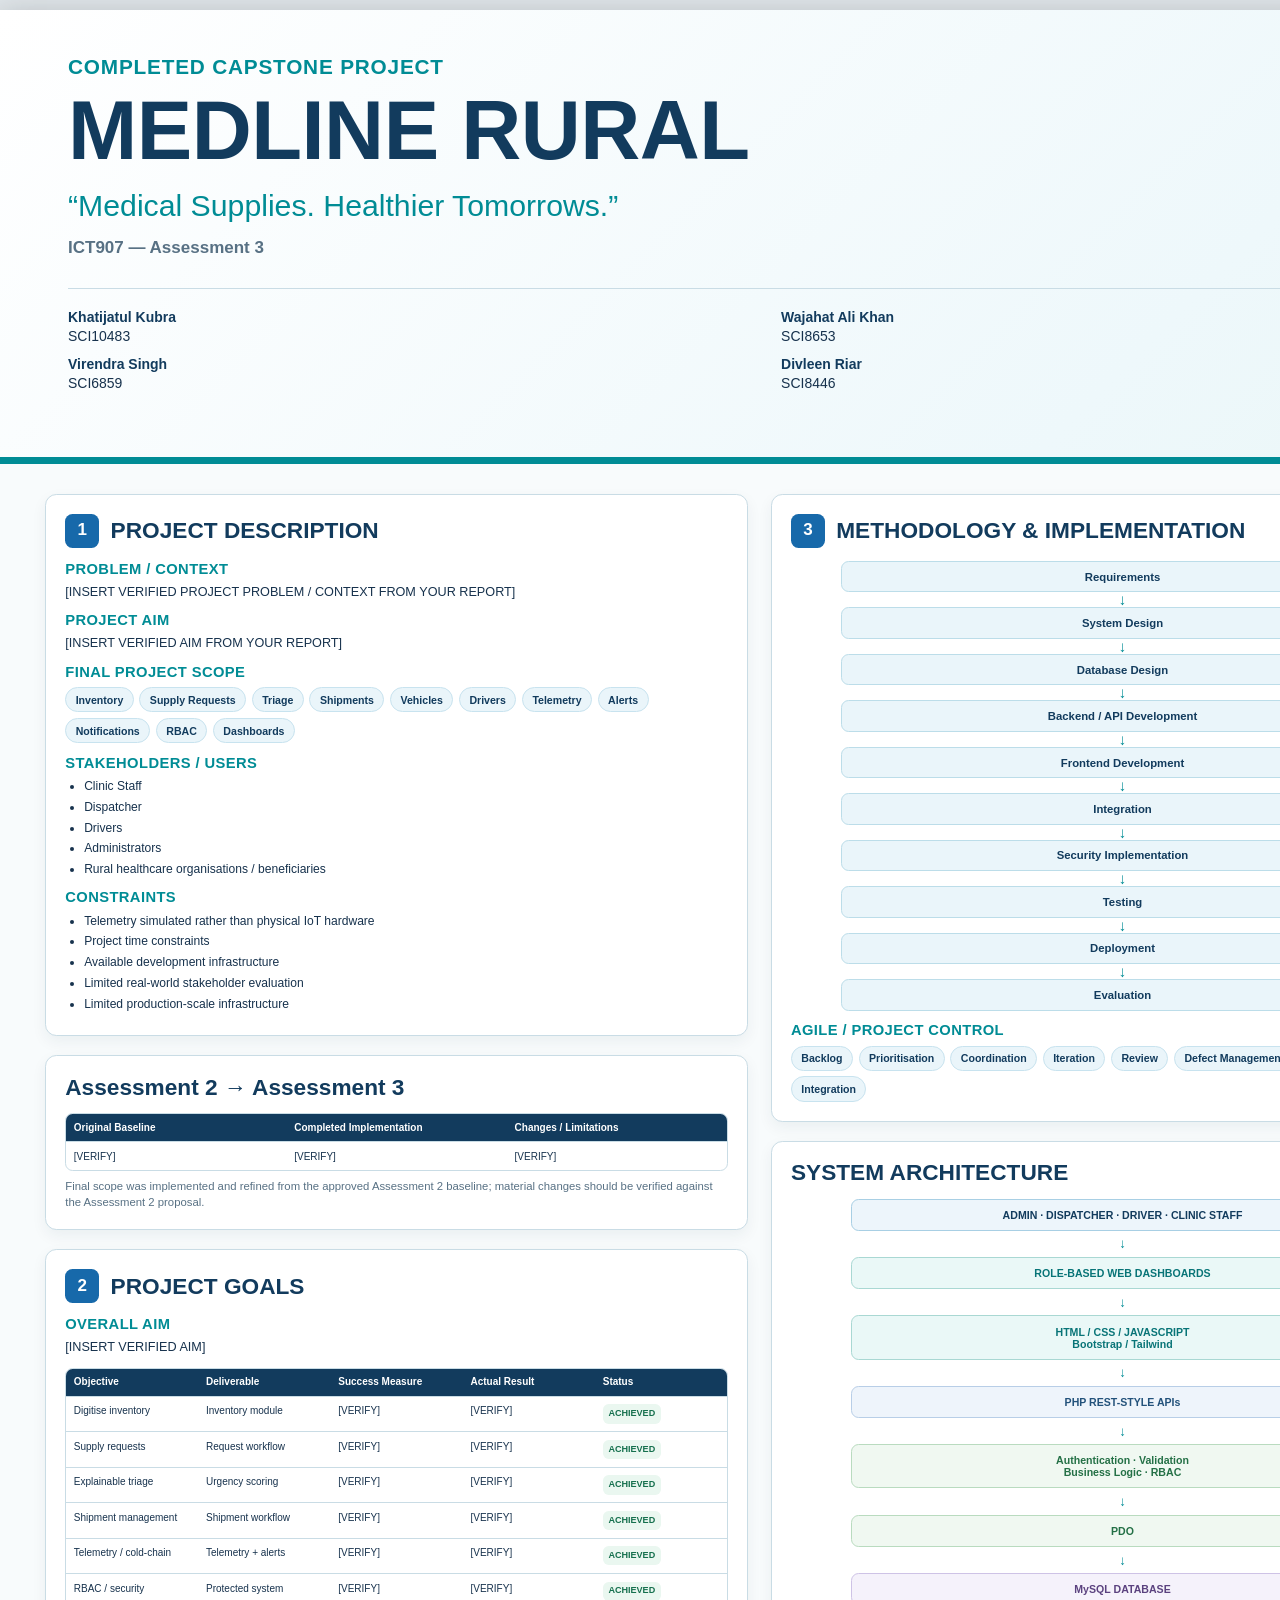
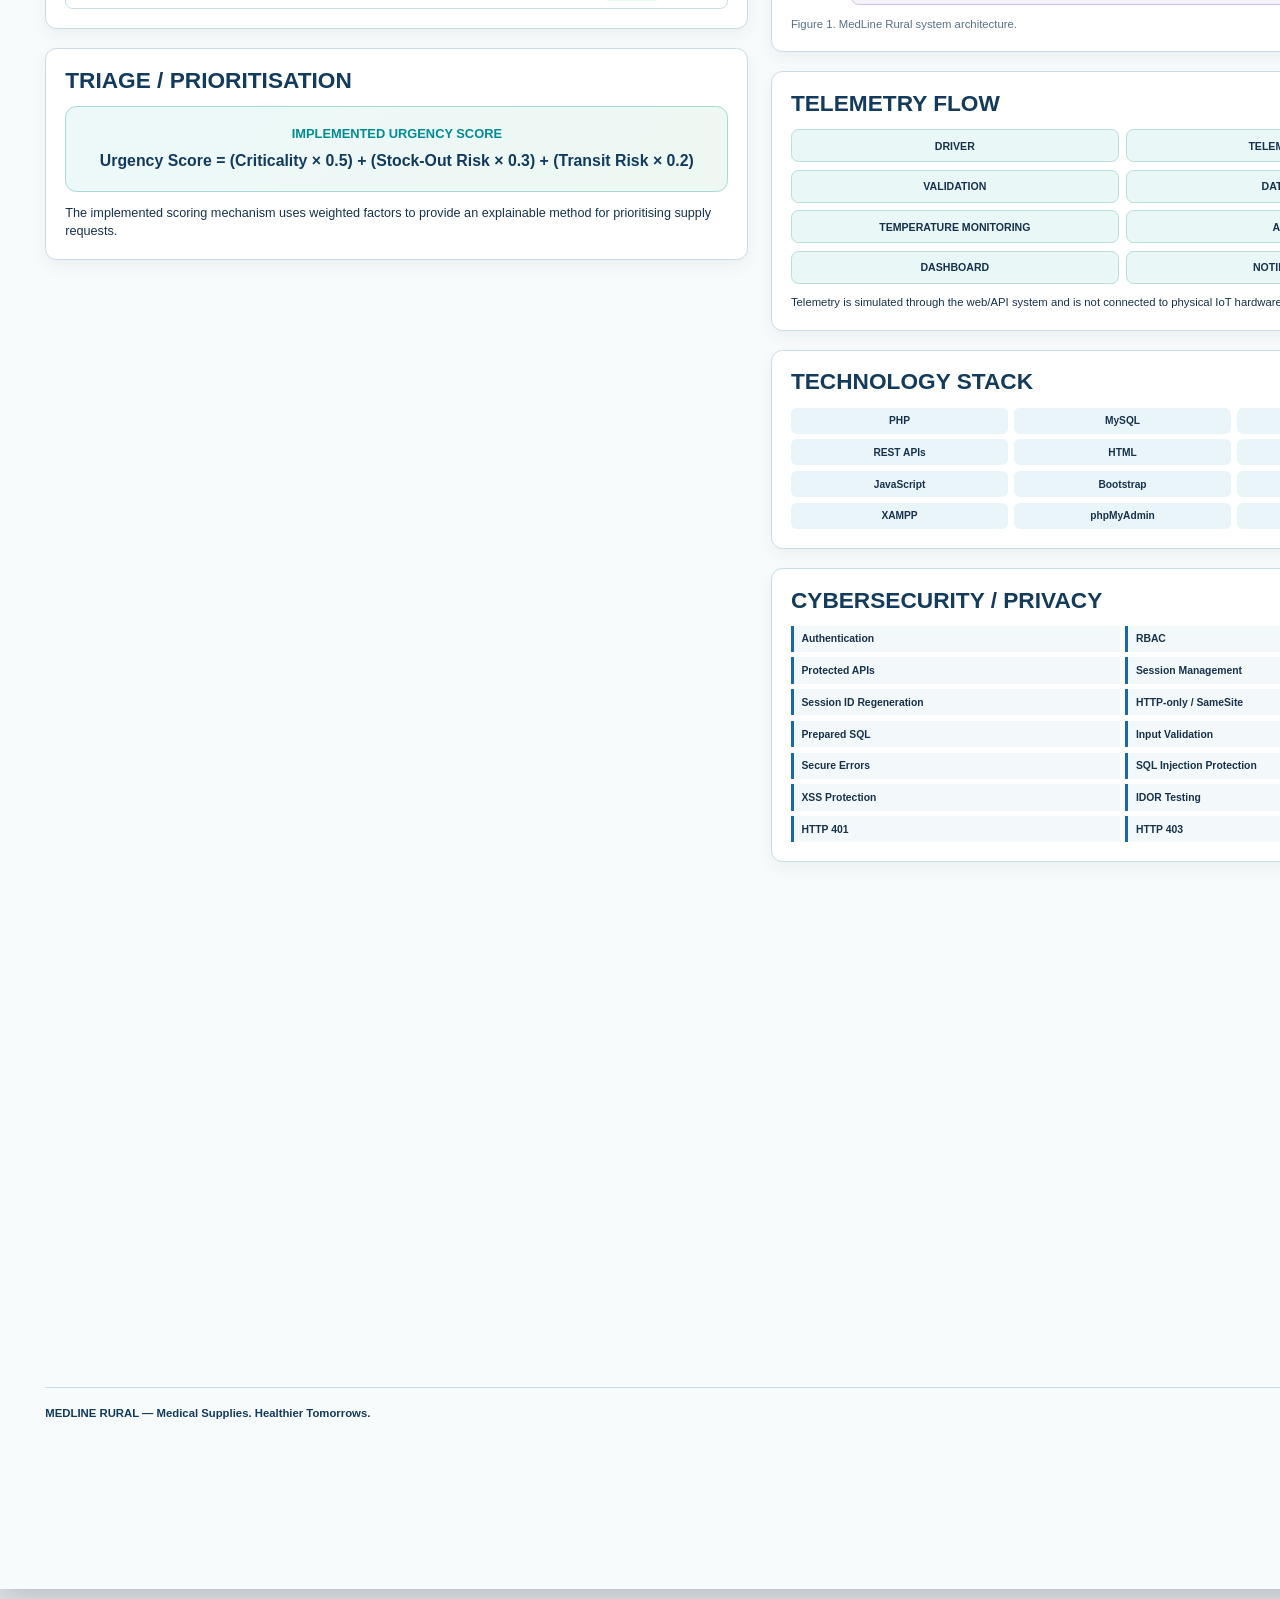
<file: index.html>
<!DOCTYPE html>
<html lang="en">
<head>
<meta charset="UTF-8">

<title>MedLine Rural — ICT907 Assessment 3</title>

<meta name="viewport" content="width=device-width, initial-scale=1.0">

<style>

/* =========================================================
   A1 PAGE SETUP
   ========================================================= */

@page {
    size: 594mm 841mm;
    margin: 0;
}

* {
    box-sizing: border-box;
}

html,
body {
    margin: 0;
    padding: 0;
    background: #dfe5e9;
    font-family: Arial, Helvetica, sans-serif;
    color: #17324d;
}

/* Exact A1 portrait */
.poster {
    width: 594mm;
    height: 841mm;
    margin: 0 auto;
    background: #f8fbfc;
    overflow: hidden;
    position: relative;
}

/* =========================================================
   COLOR SYSTEM
   ========================================================= */

:root {
    --navy: #123b5d;
    --blue: #1769aa;
    --teal: #008c95;
    --green: #2b9b72;
    --light-blue: #eaf5fa;
    --light-teal: #e9f7f6;
    --light-green: #eaf7f0;
    --border: #c9dce5;
    --text: #17324d;
    --muted: #587184;
    --white: #ffffff;
}

/* =========================================================
   HEADER
   ========================================================= */

.header {
    height: 120mm;
    padding: 12mm 18mm 10mm;
    background:
        linear-gradient(135deg, #ffffff 0%, #eef8fb 55%, #e5f5f1 100%);
    border-bottom: 2mm solid var(--teal);
    position: relative;
}

.header-top {
    display: flex;
    justify-content: space-between;
    align-items: flex-start;
}

.header-left {
    width: 70%;
}

.project-label {
    display: inline-block;
    font-size: 5.5mm;
    font-weight: 700;
    letter-spacing: 0.8px;
    color: var(--teal);
    text-transform: uppercase;
    margin-bottom: 3mm;
}

.title {
    font-size: 22mm;
    line-height: 0.95;
    font-weight: 900;
    letter-spacing: -0.5px;
    color: var(--navy);
    margin: 0;
}

.subtitle {
    font-size: 8mm;
    font-weight: 500;
    color: var(--teal);
    margin-top: 5mm;
}

.assessment {
    margin-top: 4mm;
    font-size: 4.5mm;
    font-weight: 700;
    color: var(--muted);
}

.header-badge {
    width: 43mm;
    height: 43mm;
    border-radius: 50%;
    background: linear-gradient(135deg, var(--blue), var(--teal));
    color: white;
    display: flex;
    align-items: center;
    justify-content: center;
    text-align: center;
    font-size: 6mm;
    line-height: 1.15;
    font-weight: 800;
    box-shadow: 0 3mm 7mm rgba(18,59,93,.18);
}

/* =========================================================
   MEMBERS
   ========================================================= */

.members {
    margin-top: 8mm;
    padding-top: 5mm;
    border-top: 0.5mm solid var(--border);

    display: grid;
    grid-template-columns: repeat(3, 1fr);
    gap: 2.5mm 8mm;
}

.member {
    font-size: 3.7mm;
    color: var(--text);
    line-height: 1.35;
}

.member strong {
    color: var(--navy);
}

/* =========================================================
   MAIN GRID
   ========================================================= */

.main {
    padding: 8mm 12mm 8mm;
    display: grid;
    grid-template-columns: 1fr 1fr 1fr;
    gap: 6mm;
}

/* =========================================================
   COLUMN
   ========================================================= */

.column {
    display: flex;
    flex-direction: column;
    gap: 5mm;
}

/* =========================================================
   SECTION CARD
   ========================================================= */

.section {
    background: var(--white);
    border: 0.4mm solid var(--border);
    border-radius: 3mm;
    padding: 5mm;
    box-shadow: 0 1.5mm 4mm rgba(20,55,75,.06);
}

.section-title {
    display: flex;
    align-items: center;
    gap: 3mm;
    color: var(--navy);
    font-size: 6mm;
    font-weight: 900;
    margin-bottom: 3.5mm;
    line-height: 1.1;
}

.section-number {
    min-width: 9mm;
    height: 9mm;
    border-radius: 2mm;
    display: flex;
    align-items: center;
    justify-content: center;
    background: var(--blue);
    color: white;
    font-size: 4.5mm;
    font-weight: 800;
}

.subheading {
    color: var(--teal);
    font-size: 3.9mm;
    font-weight: 800;
    text-transform: uppercase;
    letter-spacing: .4px;
    margin: 3mm 0 1.5mm;
}

.text {
    font-size: 3.35mm;
    line-height: 1.45;
    color: var(--text);
    margin: 0;
}

.small {
    font-size: 3mm;
    line-height: 1.4;
}

.muted {
    color: var(--muted);
}

/* =========================================================
   LISTS
   ========================================================= */

.list {
    margin: 2mm 0 0;
    padding-left: 5mm;
}

.list li {
    font-size: 3.2mm;
    line-height: 1.4;
    margin-bottom: 1mm;
}

/* =========================================================
   SCOPE TAGS
   ========================================================= */

.tags {
    display: flex;
    flex-wrap: wrap;
    gap: 1.5mm;
    margin-top: 2mm;
}

.tag {
    background: var(--light-blue);
    border: 0.3mm solid #c8e3ef;
    color: var(--navy);
    border-radius: 10mm;
    padding: 1.5mm 2.5mm;
    font-size: 2.8mm;
    font-weight: 700;
}

/* =========================================================
   GOALS TABLE
   ========================================================= */

.table-wrap {
    overflow: hidden;
    border: 0.3mm solid var(--border);
    border-radius: 2mm;
}

table {
    width: 100%;
    border-collapse: collapse;
    table-layout: fixed;
}

th {
    background: var(--navy);
    color: white;
    font-size: 2.65mm;
    text-align: left;
    padding: 2mm;
    line-height: 1.2;
}

td {
    border-top: 0.3mm solid var(--border);
    padding: 2mm;
    vertical-align: top;
    font-size: 2.65mm;
    line-height: 1.3;
}

.status {
    display: inline-block;
    padding: 1mm 1.5mm;
    border-radius: 1.5mm;
    font-size: 2.4mm;
    font-weight: 800;
    background: var(--light-green);
    color: #16704e;
}

/* =========================================================
   WORKFLOW
   ========================================================= */

.workflow {
    display: flex;
    flex-direction: column;
    align-items: center;
    margin-top: 2mm;
}

.workflow-step {
    width: 85%;
    padding: 2.3mm;
    text-align: center;
    background: var(--light-blue);
    border: 0.4mm solid #bcdde9;
    border-radius: 2mm;
    font-size: 3mm;
    font-weight: 800;
    color: var(--navy);
}

.workflow-step.alert {
    background: #fff4e8;
    border-color: #f1c997;
    color: #9a5812;
}

.workflow-arrow {
    height: 4mm;
    display: flex;
    align-items: center;
    justify-content: center;
    color: var(--teal);
    font-size: 4mm;
    font-weight: 900;
}

/* =========================================================
   TRIAGE FORMULA
   ========================================================= */

.formula-box {
    background: linear-gradient(135deg, #edf8fa, #edf8f2);
    border: 0.5mm solid #a9d9d4;
    border-radius: 3mm;
    padding: 5mm;
    text-align: center;
    margin-top: 3mm;
}

.formula-title {
    font-size: 3.4mm;
    font-weight: 800;
    color: var(--teal);
    margin-bottom: 2mm;
}

.formula {
    font-size: 4.2mm;
    font-weight: 900;
    color: var(--navy);
    line-height: 1.5;
}

/* =========================================================
   ARCHITECTURE
   ========================================================= */

.architecture {
    display: flex;
    flex-direction: column;
    align-items: center;
    gap: 1.5mm;
    margin-top: 3mm;
}

.arch-box {
    width: 82%;
    padding: 2.4mm;
    border-radius: 2mm;
    text-align: center;
    font-size: 2.8mm;
    font-weight: 800;
    border: 0.4mm solid;
}

.arch-users {
    background: #edf5fb;
    border-color: #a8cfe4;
    color: var(--navy);
}

.arch-front {
    background: #eaf8f7;
    border-color: #a9d8d3;
    color: #087477;
}

.arch-api {
    background: #eef4fb;
    border-color: #b8cee7;
    color: #23527b;
}

.arch-logic {
    background: #f0f8f1;
    border-color: #b9dbbf;
    color: #247046;
}

.arch-db {
    background: #f5f2fb;
    border-color: #cec3e6;
    color: #5b427f;
}

.arch-arrow {
    color: var(--teal);
    font-weight: 900;
    font-size: 3.5mm;
}

/* =========================================================
   TELEMETRY FLOW
   ========================================================= */

.telemetry {
    display: grid;
    grid-template-columns: repeat(2, 1fr);
    gap: 2mm;
    margin-top: 3mm;
}

.telemetry-box {
    padding: 2.5mm;
    text-align: center;
    background: var(--light-teal);
    border: 0.3mm solid #b8ded9;
    border-radius: 2mm;
    font-size: 2.8mm;
    font-weight: 700;
}

/* =========================================================
   SECURITY
   ========================================================= */

.security-grid {
    display: grid;
    grid-template-columns: repeat(2, 1fr);
    gap: 1.5mm;
    margin-top: 3mm;
}

.security-item {
    background: #f3f8fb;
    border-left: 1mm solid var(--blue);
    padding: 2mm;
    font-size: 2.75mm;
    font-weight: 700;
}

/* =========================================================
   TECHNOLOGY
   ========================================================= */

.tech-grid {
    display: grid;
    grid-template-columns: repeat(3, 1fr);
    gap: 1.5mm;
    margin-top: 3mm;
}

.tech {
    background: var(--light-blue);
    padding: 2mm;
    text-align: center;
    border-radius: 1.5mm;
    font-size: 2.7mm;
    font-weight: 700;
}

/* =========================================================
   EVIDENCE SCREENSHOTS
   ========================================================= */

.evidence-grid {
    display: grid;
    grid-template-columns: repeat(2, 1fr);
    gap: 3mm;
    margin-top: 3mm;
}

.evidence {
    border: 0.4mm solid var(--border);
    border-radius: 2mm;
    overflow: hidden;
    background: #f5f7f8;
}

.evidence img {
    width: 100%;
    height: 39mm;
    object-fit: cover;
    display: block;
}

.evidence-placeholder {
    height: 39mm;
    display: flex;
    align-items: center;
    justify-content: center;
    text-align: center;
    padding: 4mm;
    color: var(--muted);
    font-size: 2.8mm;
    background:
        repeating-linear-gradient(
            45deg,
            #f3f6f7,
            #f3f6f7 3mm,
            #e9eef0 3mm,
            #e9eef0 6mm
        );
}

.caption {
    padding: 2mm;
    font-size: 2.5mm;
    line-height: 1.25;
    color: var(--text);
    font-weight: 700;
}

/* =========================================================
   TESTING
   ========================================================= */

.test-grid {
    display: grid;
    grid-template-columns: repeat(3, 1fr);
    gap: 1.5mm;
    margin-top: 3mm;
}

.test {
    padding: 2mm;
    border-radius: 1.5mm;
    background: var(--light-green);
    color: #206b4d;
    font-size: 2.6mm;
    font-weight: 800;
    text-align: center;
}

/* =========================================================
   RESULT BOX
   ========================================================= */

.result-box {
    background: linear-gradient(135deg, #123b5d, #008c95);
    color: white;
    border-radius: 3mm;
    padding: 4mm;
    margin-top: 3mm;
}

.result-title {
    font-size: 3.4mm;
    font-weight: 900;
    margin-bottom: 2mm;
}

.result-box p {
    margin: 0;
    font-size: 3mm;
    line-height: 1.4;
}

/* =========================================================
   FOUR PANEL FEASIBILITY
   ========================================================= */

.feasibility-grid {
    display: grid;
    grid-template-columns: repeat(2, 1fr);
    gap: 2mm;
    margin-top: 3mm;
}

.feasibility-card {
    border: 0.3mm solid var(--border);
    border-radius: 2mm;
    padding: 3mm;
    background: #fbfdfe;
}

.feasibility-card h4 {
    margin: 0 0 1.5mm;
    color: var(--teal);
    font-size: 3mm;
}

.feasibility-card p,
.feasibility-card li {
    font-size: 2.65mm;
    line-height: 1.35;
}

.feasibility-card ul {
    margin: 0;
    padding-left: 4mm;
}

/* =========================================================
   LIMITATIONS
   ========================================================= */

.limitations {
    border-left: 1.5mm solid #d78b35;
    background: #fff9f1;
    padding: 3mm;
    border-radius: 2mm;
}

.limitations li {
    font-size: 2.9mm;
    line-height: 1.35;
    margin-bottom: 1mm;
}

/* =========================================================
   RECOMMENDATIONS
   ========================================================= */

.recommendation-table th {
    background: var(--teal);
}

.recommendation-table td {
    font-size: 2.55mm;
}

/* =========================================================
   FUTURE WORK
   ========================================================= */

.future-grid {
    display: grid;
    grid-template-columns: repeat(3, 1fr);
    gap: 1.5mm;
    margin-top: 2mm;
}

.future {
    padding: 2mm;
    border-radius: 1.5mm;
    background: #f2f5fa;
    border: 0.3mm solid #d3dce9;
    font-size: 2.65mm;
    font-weight: 700;
    text-align: center;
}

/* =========================================================
   CONCLUSION
   ========================================================= */

.conclusion {
    background: var(--light-blue);
    border-left: 1.5mm solid var(--blue);
    padding: 3.5mm;
    border-radius: 2mm;
}

.conclusion p {
    margin: 0;
    font-size: 3mm;
    line-height: 1.45;
}

/* =========================================================
   REFERENCES
   ========================================================= */

.references {
    font-size: 2.5mm;
    line-height: 1.35;
}

.references p {
    margin: 0 0 1.5mm;
}

/* =========================================================
   FOOTER
   ========================================================= */

.footer {
    margin: 0 12mm;
    padding: 5mm 0;
    border-top: 0.5mm solid var(--border);
    display: flex;
    justify-content: space-between;
    align-items: center;
}

.footer-left {
    font-size: 3mm;
    font-weight: 700;
    color: var(--navy);
}

.footer-right {
    font-size: 2.7mm;
    color: var(--muted);
}

/* =========================================================
   PRINT
   ========================================================= */

@media print {

    html,
    body {
        width: 594mm;
        height: 841mm;
        background: white;
    }

    .poster {
        margin: 0;
        box-shadow: none;
    }

}

/* =========================================================
   SCREEN PREVIEW
   ========================================================= */

@media screen {

    .poster {
        margin-top: 10px;
        margin-bottom: 10px;
        box-shadow: 0 5px 30px rgba(0,0,0,.2);
    }

}

</style>
</head>

<body>

<div class="poster">

<!-- ======================================================
     HEADER
     ====================================================== -->

<header class="header">

    <div class="header-top">

        <div class="header-left">

            <div class="project-label">
                Completed Capstone Project
            </div>

            <h1 class="title">
                MEDLINE RURAL
            </h1>

            <div class="subtitle">
                “Medical Supplies. Healthier Tomorrows.”
            </div>

            <div class="assessment">
                ICT907 — Assessment 3
            </div>

        </div>

        <div class="header-badge">
            SOFTWARE<br>
            ENGINEERING<br>
            CAPSTONE
        </div>

    </div>


    <div class="members">

        <div class="member">
            <strong>Khatijatul Kubra</strong><br>
            SCI10483
        </div>

        <div class="member">
            <strong>Wajahat Ali Khan</strong><br>
            SCI8653
        </div>

        <div class="member">
            <strong>Akashdeep Singh</strong><br>
            SCI6782
        </div>

        <div class="member">
            <strong>Virendra Singh</strong><br>
            SCI6859
        </div>

        <div class="member">
            <strong>Divleen Riar</strong><br>
            SCI8446
        </div>

        <div class="member">
            <strong>Sangam</strong><br>
            Sci10002
        </div>

    </div>

</header>


<!-- ======================================================
     MAIN CONTENT
     ====================================================== -->

<main class="main">


<!-- ======================================================
     COLUMN 1
     ====================================================== -->

<section class="column">


<!-- PROJECT DESCRIPTION -->

<div class="section">

    <div class="section-title">
        <span class="section-number">1</span>
        PROJECT DESCRIPTION
    </div>

    <div class="subheading">Problem / Context</div>

    <p class="text">
        [INSERT VERIFIED PROJECT PROBLEM / CONTEXT FROM YOUR REPORT]
    </p>

    <div class="subheading">Project Aim</div>

    <p class="text">
        [INSERT VERIFIED AIM FROM YOUR REPORT]
    </p>

    <div class="subheading">Final Project Scope</div>

    <div class="tags">

        <span class="tag">Inventory</span>
        <span class="tag">Supply Requests</span>
        <span class="tag">Triage</span>
        <span class="tag">Shipments</span>
        <span class="tag">Vehicles</span>
        <span class="tag">Drivers</span>
        <span class="tag">Telemetry</span>
        <span class="tag">Alerts</span>
        <span class="tag">Notifications</span>
        <span class="tag">RBAC</span>
        <span class="tag">Dashboards</span>

    </div>

    <div class="subheading">Stakeholders / Users</div>

    <ul class="list">
        <li>Clinic Staff</li>
        <li>Dispatcher</li>
        <li>Drivers</li>
        <li>Administrators</li>
        <li>Rural healthcare organisations / beneficiaries</li>
    </ul>

    <div class="subheading">Constraints</div>

    <ul class="list">
        <li>Telemetry simulated rather than physical IoT hardware</li>
        <li>Project time constraints</li>
        <li>Available development infrastructure</li>
        <li>Limited real-world stakeholder evaluation</li>
        <li>Limited production-scale infrastructure</li>
    </ul>

</div>


<!-- ASSESSMENT 2 TO 3 -->

<div class="section">

    <div class="section-title">
        Assessment 2 → Assessment 3
    </div>

    <div class="table-wrap">

        <table>

            <thead>
                <tr>
                    <th>Original Baseline</th>
                    <th>Completed Implementation</th>
                    <th>Changes / Limitations</th>
                </tr>
            </thead>

            <tbody>

                <tr>
                    <td>[VERIFY]</td>
                    <td>[VERIFY]</td>
                    <td>[VERIFY]</td>
                </tr>

            </tbody>

        </table>

    </div>

    <p class="text small muted" style="margin-top:2mm;">
        Final scope was implemented and refined from the approved
        Assessment 2 baseline; material changes should be verified
        against the Assessment 2 proposal.
    </p>

</div>


<!-- PROJECT GOALS -->

<div class="section">

    <div class="section-title">
        <span class="section-number">2</span>
        PROJECT GOALS
    </div>

    <div class="subheading">Overall Aim</div>

    <p class="text">
        [INSERT VERIFIED AIM]
    </p>

    <div class="table-wrap" style="margin-top:3mm;">

        <table>

            <thead>
                <tr>
                    <th>Objective</th>
                    <th>Deliverable</th>
                    <th>Success Measure</th>
                    <th>Actual Result</th>
                    <th>Status</th>
                </tr>
            </thead>

            <tbody>

                <tr>
                    <td>Digitise inventory</td>
                    <td>Inventory module</td>
                    <td>[VERIFY]</td>
                    <td>[VERIFY]</td>
                    <td><span class="status">ACHIEVED</span></td>
                </tr>

                <tr>
                    <td>Supply requests</td>
                    <td>Request workflow</td>
                    <td>[VERIFY]</td>
                    <td>[VERIFY]</td>
                    <td><span class="status">ACHIEVED</span></td>
                </tr>

                <tr>
                    <td>Explainable triage</td>
                    <td>Urgency scoring</td>
                    <td>[VERIFY]</td>
                    <td>[VERIFY]</td>
                    <td><span class="status">ACHIEVED</span></td>
                </tr>

                <tr>
                    <td>Shipment management</td>
                    <td>Shipment workflow</td>
                    <td>[VERIFY]</td>
                    <td>[VERIFY]</td>
                    <td><span class="status">ACHIEVED</span></td>
                </tr>

                <tr>
                    <td>Telemetry / cold-chain</td>
                    <td>Telemetry + alerts</td>
                    <td>[VERIFY]</td>
                    <td>[VERIFY]</td>
                    <td><span class="status">ACHIEVED</span></td>
                </tr>

                <tr>
                    <td>RBAC / security</td>
                    <td>Protected system</td>
                    <td>[VERIFY]</td>
                    <td>[VERIFY]</td>
                    <td><span class="status">ACHIEVED</span></td>
                </tr>

            </tbody>

        </table>

    </div>

</div>


<!-- TRIAGE -->

<div class="section">

    <div class="section-title">
        TRIAGE / PRIORITISATION
    </div>

    <div class="formula-box">

        <div class="formula-title">
            IMPLEMENTED URGENCY SCORE
        </div>

        <div class="formula">
            Urgency Score =
            (Criticality × 0.5)
            +
            (Stock-Out Risk × 0.3)
            +
            (Transit Risk × 0.2)
        </div>

    </div>

    <p class="text" style="margin-top:3mm;">
        The implemented scoring mechanism uses weighted factors
        to provide an explainable method for prioritising supply
        requests.
    </p>

</div>


</section>


<!-- ======================================================
     COLUMN 2
     ====================================================== -->

<section class="column">


<!-- METHODOLOGY -->

<div class="section">

    <div class="section-title">
        <span class="section-number">3</span>
        METHODOLOGY & IMPLEMENTATION
    </div>

    <div class="workflow">

        <div class="workflow-step">Requirements</div>
        <div class="workflow-arrow">↓</div>

        <div class="workflow-step">System Design</div>
        <div class="workflow-arrow">↓</div>

        <div class="workflow-step">Database Design</div>
        <div class="workflow-arrow">↓</div>

        <div class="workflow-step">Backend / API Development</div>
        <div class="workflow-arrow">↓</div>

        <div class="workflow-step">Frontend Development</div>
        <div class="workflow-arrow">↓</div>

        <div class="workflow-step">Integration</div>
        <div class="workflow-arrow">↓</div>

        <div class="workflow-step">Security Implementation</div>
        <div class="workflow-arrow">↓</div>

        <div class="workflow-step">Testing</div>
        <div class="workflow-arrow">↓</div>

        <div class="workflow-step">Deployment</div>
        <div class="workflow-arrow">↓</div>

        <div class="workflow-step">Evaluation</div>

    </div>

    <div class="subheading">Agile / Project Control</div>

    <div class="tags">
        <span class="tag">Backlog</span>
        <span class="tag">Prioritisation</span>
        <span class="tag">Coordination</span>
        <span class="tag">Iteration</span>
        <span class="tag">Review</span>
        <span class="tag">Defect Management</span>
        <span class="tag">Change Management</span>
        <span class="tag">Integration</span>
    </div>

</div>


<!-- ARCHITECTURE -->

<div class="section">

    <div class="section-title">
        SYSTEM ARCHITECTURE
    </div>

    <div class="architecture">

        <div class="arch-box arch-users">
            ADMIN · DISPATCHER · DRIVER · CLINIC STAFF
        </div>

        <div class="arch-arrow">↓</div>

        <div class="arch-box arch-front">
            ROLE-BASED WEB DASHBOARDS
        </div>

        <div class="arch-arrow">↓</div>

        <div class="arch-box arch-front">
            HTML / CSS / JAVASCRIPT<br>
            Bootstrap / Tailwind
        </div>

        <div class="arch-arrow">↓</div>

        <div class="arch-box arch-api">
            PHP REST-STYLE APIs
        </div>

        <div class="arch-arrow">↓</div>

        <div class="arch-box arch-logic">
            Authentication · Validation<br>
            Business Logic · RBAC
        </div>

        <div class="arch-arrow">↓</div>

        <div class="arch-box arch-logic">
            PDO
        </div>

        <div class="arch-arrow">↓</div>

        <div class="arch-box arch-db">
            MySQL DATABASE
        </div>

    </div>

    <p class="text small muted" style="margin-top:3mm;">
        Figure 1. MedLine Rural system architecture.
    </p>

</div>


<!-- TELEMETRY -->

<div class="section">

    <div class="section-title">
        TELEMETRY FLOW
    </div>

    <div class="telemetry">

        <div class="telemetry-box">DRIVER</div>
        <div class="telemetry-box">TELEMETRY API</div>
        <div class="telemetry-box">VALIDATION</div>
        <div class="telemetry-box">DATABASE</div>
        <div class="telemetry-box">TEMPERATURE MONITORING</div>
        <div class="telemetry-box">ALERT</div>
        <div class="telemetry-box">DASHBOARD</div>
        <div class="telemetry-box">NOTIFICATION</div>

    </div>

    <p class="text small" style="margin-top:3mm;">
        Telemetry is simulated through the web/API system and
        is not connected to physical IoT hardware.
    </p>

</div>


<!-- TECHNOLOGY -->

<div class="section">

    <div class="section-title">
        TECHNOLOGY STACK
    </div>

    <div class="tech-grid">

        <div class="tech">PHP</div>
        <div class="tech">MySQL</div>
        <div class="tech">PDO</div>

        <div class="tech">REST APIs</div>
        <div class="tech">HTML</div>
        <div class="tech">CSS</div>

        <div class="tech">JavaScript</div>
        <div class="tech">Bootstrap</div>
        <div class="tech">Tailwind CSS</div>

        <div class="tech">XAMPP</div>
        <div class="tech">phpMyAdmin</div>
        <div class="tech">InfinityFree</div>

    </div>

</div>


<!-- SECURITY -->

<div class="section">

    <div class="section-title">
        CYBERSECURITY / PRIVACY
    </div>

    <div class="security-grid">

        <div class="security-item">Authentication</div>
        <div class="security-item">RBAC</div>

        <div class="security-item">Protected APIs</div>
        <div class="security-item">Session Management</div>

        <div class="security-item">Session ID Regeneration</div>
        <div class="security-item">HTTP-only / SameSite</div>

        <div class="security-item">Prepared SQL</div>
        <div class="security-item">Input Validation</div>

        <div class="security-item">Secure Errors</div>
        <div class="security-item">SQL Injection Protection</div>

        <div class="security-item">XSS Protection</div>
        <div class="security-item">IDOR Testing</div>

        <div class="security-item">HTTP 401</div>
        <div class="security-item">HTTP 403</div>

    </div>

</div>


</section>


<!-- ======================================================
     COLUMN 3
     ====================================================== -->

<section class="column">


<!-- RESULTS -->

<div class="section">

    <div class="section-title">
        <span class="section-number">4</span>
        RESULTS & EVALUATION
    </div>

    <div class="result-box">

        <div class="result-title">
            COMPLETED END-TO-END EVALUATION
        </div>

        <p>
            REQUEST → TRIAGE → APPROVAL → SHIPMENT →
            DRIVER/VEHICLE ASSIGNMENT → DISPATCH →
            TELEMETRY → UNSAFE TEMPERATURE ALERT →
            ALERT RESOLUTION → DELIVERY →
            INVENTORY REPLENISHMENT
        </p>

    </div>

    <div class="subheading">
        Testing / Evaluation Summary
    </div>

    <div class="test-grid">

        <div class="test">Functional ✓</div>
        <div class="test">API ✓</div>
        <div class="test">Database ✓</div>

        <div class="test">RBAC ✓</div>
        <div class="test">Security ✓</div>
        <div class="test">Integration ✓</div>

        <div class="test">End-to-End ✓</div>
        <div class="test">Cold-Chain ✓</div>
        <div class="test">Live Deployment ✓</div>

    </div>

    <div class="subheading">
        Deliverables & Results
    </div>

    <div class="table-wrap">

        <table>

            <thead>
                <tr>
                    <th>Deliverable</th>
                    <th>Actual Result</th>
                    <th>Evidence</th>
                </tr>
            </thead>

            <tbody>

                <tr>
                    <td>Inventory</td>
                    <td>[VERIFY]</td>
                    <td>System screenshot</td>
                </tr>

                <tr>
                    <td>Supply Requests</td>
                    <td>[VERIFY]</td>
                    <td>System screenshot</td>
                </tr>

                <tr>
                    <td>Shipments</td>
                    <td>[VERIFY]</td>
                    <td>System screenshot</td>
                </tr>

                <tr>
                    <td>Telemetry / Alerts</td>
                    <td>[VERIFY]</td>
                    <td>System screenshot</td>
                </tr>

                <tr>
                    <td>Security / RBAC</td>
                    <td>[VERIFY]</td>
                    <td>Testing evidence</td>
                </tr>

            </tbody>

        </table>

    </div>

</div>


<!-- REAL SCREENSHOTS -->

<div class="section">

    <div class="section-title">
        REAL PROJECT EVIDENCE
    </div>

    <div class="evidence-grid">


        <!-- SCREENSHOT 1 -->

        <div class="evidence">

            <!-- Replace this div with:
            <img src="screenshots/inventory.png" alt="Clinic Inventory">
            -->

            <div class="evidence-placeholder">
                INSERT REAL MEDLINE RURAL<br>
                CLINIC INVENTORY SCREENSHOT
            </div>

            <div class="caption">
                Figure 3. Clinic inventory and stock-risk monitoring.
            </div>

        </div>


        <!-- SCREENSHOT 2 -->

        <div class="evidence">

            <div class="evidence-placeholder">
                INSERT REAL MEDLINE RURAL<br>
                SUPPLY REQUEST + TRIAGE SCREENSHOT
            </div>

            <div class="caption">
                Figure 4. Supply request and explainable triage.
            </div>

        </div>


        <!-- SCREENSHOT 3 -->

        <div class="evidence">

            <div class="evidence-placeholder">
                INSERT REAL MEDLINE RURAL<br>
                TELEMETRY / COLD-CHAIN ALERT
            </div>

            <div class="caption">
                Figure 5. Telemetry and cold-chain alert.
            </div>

        </div>


        <!-- SCREENSHOT 4 -->

        <div class="evidence">

            <div class="evidence-placeholder">
                INSERT REAL MEDLINE RURAL<br>
                DELIVERY + INVENTORY REPLENISHMENT
            </div>

            <div class="caption">
                Figure 6. Delivery completion and inventory replenishment.
            </div>

        </div>

    </div>

</div>


<!-- FEASIBILITY -->

<div class="section">

    <div class="section-title">
        <span class="section-number">5</span>
        FEASIBILITY, QUALITY & INNOVATION
    </div>

    <div class="feasibility-grid">

        <div class="feasibility-card">

            <h4>TECHNICAL FEASIBILITY</h4>

            <ul>
                <li>PHP/MySQL architecture implemented</li>
                <li>Frontend/backend/database integrated</li>
                <li>Functional APIs and dashboards</li>
                <li>Successful deployment</li>
                <li>End-to-end workflow demonstrated</li>
            </ul>

        </div>


        <div class="feasibility-card">

            <h4>OPERATIONAL FEASIBILITY</h4>

            <ul>
                <li>Role-specific workflows</li>
                <li>Centralised supply management</li>
                <li>Structured clinic-to-delivery workflow</li>
                <li>Supports coordinated operations</li>
            </ul>

        </div>


        <div class="feasibility-card">

            <h4>QUALITY & MAINTAINABILITY</h4>

            <ul>
                <li>Modular API structure</li>
                <li>RBAC</li>
                <li>Input validation</li>
                <li>Prepared SQL</li>
                <li>Security controls</li>
                <li>Testing and documentation</li>
            </ul>

        </div>


        <div class="feasibility-card">

            <h4>INNOVATION / DISTINCTIVE VALUE</h4>

            <p>
                Integrated workflow combining inventory,
                explainable prioritisation, shipment management,
                driver operations, telemetry, cold-chain
                alerting and role-based security.
            </p>

        </div>

    </div>

</div>


<!-- LIMITATIONS -->

<div class="section">

    <div class="limitations">

        <div class="section-title" style="margin-bottom:2mm;">
            LIMITATIONS
        </div>

        <ul class="list">

            <li>
                Telemetry is simulated rather than connected
                to physical IoT sensors.
            </li>

            <li>
                No real GPS hardware integration.
            </li>

            <li>
                Limited real-world stakeholder validation.
            </li>

            <li>
                Limited production-scale infrastructure.
            </li>

            <li>
                Broader scalability testing remains future work.
            </li>

        </ul>

    </div>

</div>


<!-- RECOMMENDATIONS -->

<div class="section">

    <div class="section-title">
        <span class="section-number">6</span>
        RECOMMENDATIONS & CONTRIBUTION
    </div>

    <div class="table-wrap">

        <table class="recommendation-table">

            <thead>

                <tr>
                    <th>Finding</th>
                    <th>Recommendation</th>
                    <th>Next Action</th>
                </tr>

            </thead>

            <tbody>

                <tr>
                    <td>
                        Telemetry uses simulated data.
                    </td>

                    <td>
                        Integrate physical temperature
                        and GPS sensors.
                    </td>

                    <td>
                        Connect IoT hardware through
                        a secure telemetry gateway.
                    </td>
                </tr>

                <tr>
                    <td>
                        Validation was performed within
                        the project environment.
                    </td>

                    <td>
                        Conduct broader stakeholder
                        validation.
                    </td>

                    <td>
                        Pilot with rural healthcare clinics.
                    </td>
                </tr>

                <tr>
                    <td>
                        Further production hardening is required.
                    </td>

                    <td>
                        Strengthen infrastructure
                        and operational controls.
                    </td>

                    <td>
                        Implement monitoring, backups,
                        scalability and deployment controls.
                    </td>
                </tr>

            </tbody>

        </table>

    </div>

    <div class="subheading">
        Contribution
    </div>

    <p class="text">
        MedLine Rural contributes a workflow-oriented approach
        integrating medical inventory management, supply-request
        prioritisation, shipment coordination, driver operations,
        telemetry monitoring, cold-chain alerting and role-based
        security within one web-based system.
    </p>

</div>


<!-- FUTURE WORK -->

<div class="section">

    <div class="section-title">
        FUTURE WORK
    </div>

    <div class="future-grid">

        <div class="future">Physical IoT Sensors</div>
        <div class="future">GPS Hardware</div>
        <div class="future">SMS / WhatsApp</div>

        <div class="future">Advanced Analytics</div>
        <div class="future">Mobile Application</div>
        <div class="future">Demand Forecasting</div>

        <div class="future">Multi-Region Deployment</div>
        <div class="future">Stakeholder Validation</div>
        <div class="future">Production Hardening</div>

        <div class="future">Scalability Testing</div>

    </div>

</div>


<!-- CONCLUSION -->

<div class="section">

    <div class="section-title">
        CONCLUSION
    </div>

    <div class="conclusion">

        <p>
            [INSERT YOUR VERIFIED FINAL CONCLUSION FROM THE REPORT.
            KEEP THIS SECTION CONCISE AND EVIDENCE-BASED.]
        </p>

    </div>

</div>


<!-- REFERENCES -->

<div class="section">

    <div class="section-title">
        <span class="section-number">7</span>
        REFERENCES
    </div>

    <div class="references">

        <p>
            [INSERT VERIFIED APA 7 REFERENCE 1]
        </p>

        <p>
            [INSERT VERIFIED APA 7 REFERENCE 2]
        </p>

        <p>
            [INSERT VERIFIED APA 7 REFERENCE 3]
        </p>

        <p>
            [INSERT VERIFIED APA 7 REFERENCE 4]
        </p>

    </div>

    <p class="text small muted" style="margin-top:2mm;">
        Use only genuine sources used in the project/report.
        Retain the complete APA 7 reference list in the written report
        if the full list cannot fit legibly on the A1 poster.
    </p>

</div>


</section>

</main>


<!-- ======================================================
     FOOTER
     ====================================================== -->

<footer class="footer">

    <div class="footer-left">
        MEDLINE RURAL — Medical Supplies. Healthier Tomorrows.
    </div>

    <div class="footer-right">
        ICT907 — Assessment 3 · Completed Capstone Project
    </div>

</footer>


</div>

</body>
</html>
</file>
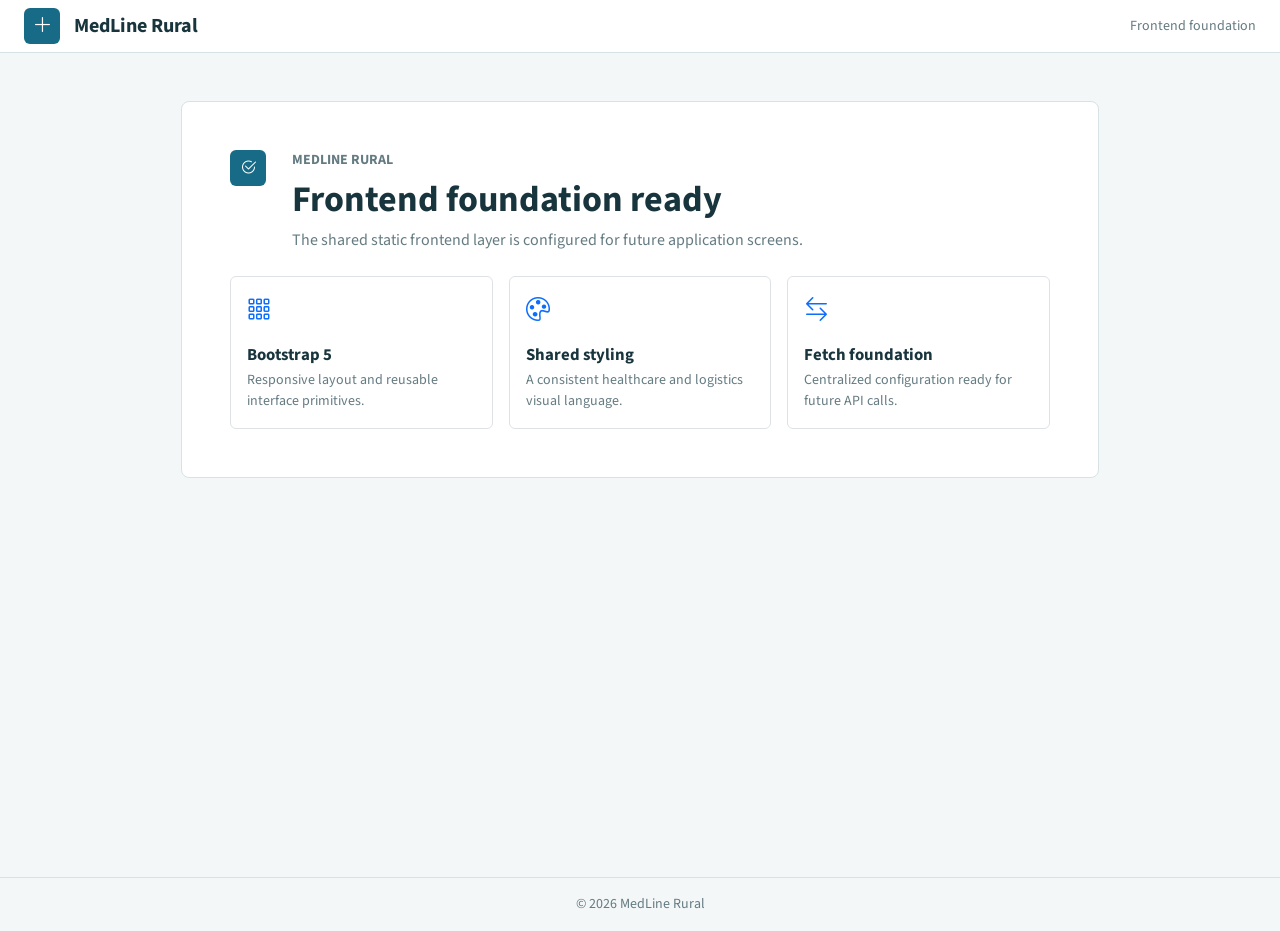
<file: frontend/index.html>
<!DOCTYPE html>
<html lang="en">
<head>
    <meta charset="UTF-8">
    <meta name="viewport" content="width=device-width, initial-scale=1">
    <meta name="description" content="MedLine Rural frontend foundation">
    <title>MedLine Rural</title>
    <link href="https://cdn.jsdelivr.net/npm/bootstrap@5.3.3/dist/css/bootstrap.min.css" rel="stylesheet" integrity="sha384-QWTKZyjpPEjISv5WaRU9OFeRpok6YctnYmDr5pNlyT2bRjXh0JMhjY6hW+ALEwIH" crossorigin="anonymous">
    <link href="https://cdn.jsdelivr.net/npm/bootstrap-icons@1.11.3/font/bootstrap-icons.min.css" rel="stylesheet">
    <link href="assets/css/style.css" rel="stylesheet">
</head>
<body>
    <header class="app-header">
        <nav class="navbar navbar-expand-md" aria-label="Primary navigation">
            <div class="container-fluid px-3 px-lg-4">
                <a class="app-brand" href="index.html" aria-label="MedLine Rural home">
                    <span class="app-brand-mark"><i class="bi bi-plus-lg" aria-hidden="true"></i></span>
                    MedLine Rural
                </a>
                <span class="text-muted-custom small">Frontend foundation</span>
            </div>
        </nav>
    </header>

    <main class="app-shell">
        <div class="container-fluid px-3 px-lg-4 py-4 py-lg-5">
            <div class="row justify-content-center">
                <div class="col-12 col-xl-9">
                    <section class="surface-card" aria-labelledby="page-title">
                        <div class="surface-card-body p-4 p-lg-5">
                            <div class="d-flex align-items-start gap-3 mb-4">
                                <div class="app-brand-mark flex-shrink-0" aria-hidden="true">
                                    <i class="bi bi-check2-circle"></i>
                                </div>
                                <div>
                                    <p class="text-uppercase text-muted-custom small fw-bold mb-2">MedLine Rural</p>
                                    <h1 class="page-title mb-2" id="page-title">Frontend foundation ready</h1>
                                    <p class="text-muted-custom mb-0">The shared static frontend layer is configured for future application screens.</p>
                                </div>
                            </div>

                            <div class="row g-3" aria-label="Loaded frontend resources">
                                <div class="col-12 col-md-4">
                                    <div class="border rounded-2 p-3 h-100">
                                        <i class="bi bi-grid-3x3-gap text-primary fs-4" aria-hidden="true"></i>
                                        <h2 class="card-title mt-3 mb-1">Bootstrap 5</h2>
                                        <p class="text-muted-custom small mb-0">Responsive layout and reusable interface primitives.</p>
                                    </div>
                                </div>
                                <div class="col-12 col-md-4">
                                    <div class="border rounded-2 p-3 h-100">
                                        <i class="bi bi-palette text-primary fs-4" aria-hidden="true"></i>
                                        <h2 class="card-title mt-3 mb-1">Shared styling</h2>
                                        <p class="text-muted-custom small mb-0">A consistent healthcare and logistics visual language.</p>
                                    </div>
                                </div>
                                <div class="col-12 col-md-4">
                                    <div class="border rounded-2 p-3 h-100">
                                        <i class="bi bi-arrow-left-right text-primary fs-4" aria-hidden="true"></i>
                                        <h2 class="card-title mt-3 mb-1">Fetch foundation</h2>
                                        <p class="text-muted-custom small mb-0">Centralized configuration ready for future API calls.</p>
                                    </div>
                                </div>
                            </div>
                        </div>
                    </section>
                </div>
            </div>
        </div>
    </main>

    <footer class="app-footer py-3">
        <div class="container-fluid px-3 px-lg-4 text-center">
            <span>&copy; <span data-current-year></span> MedLine Rural</span>
        </div>
    </footer>

    <script src="https://cdn.jsdelivr.net/npm/bootstrap@5.3.3/dist/js/bootstrap.bundle.min.js" integrity="sha384-YvpcrYf0tY3lHB60NNkmXc5s9fDVZLESaAA55NDzOxhy9GkcIdslK1eN7N6jIeHz" crossorigin="anonymous"></script>
    <script src="assets/js/api.js"></script>
    <script src="assets/js/common.js"></script>
</body>
</html>
</file>
<file: frontend/assets/css/style.css>
@import url('https://fonts.googleapis.com/css2?family=Source+Sans+3:wght@400;500;600;700&display=swap');

:root {
    --ml-primary: #176b87;
    --ml-primary-dark: #0f4f64;
    --ml-secondary: #52727d;
    --ml-background: #f4f7f8;
    --ml-surface: #ffffff;
    --ml-border: #d8e2e5;
    --ml-text: #18343d;
    --ml-muted: #647b82;
    --ml-success: #27845b;
    --ml-warning: #b57919;
    --ml-danger: #b54747;
    --ml-info: #347ca4;
    --ml-focus: rgba(23, 107, 135, 0.2);
}

html {
    min-width: 320px;
}

body {
    background: var(--ml-background);
    color: var(--ml-text);
    font-family: 'Source Sans 3', sans-serif;
    font-size: 1rem;
    line-height: 1.5;
}

a {
    color: var(--ml-primary);
}

a:hover {
    color: var(--ml-primary-dark);
}

.app-header {
    background: var(--ml-surface);
    border-bottom: 1px solid var(--ml-border);
}

.app-brand {
    color: var(--ml-text);
    font-size: 1.25rem;
    font-weight: 700;
    letter-spacing: 0;
    text-decoration: none;
}

.app-brand:hover {
    color: var(--ml-primary-dark);
}

.app-brand-mark {
    align-items: center;
    background: var(--ml-primary);
    border-radius: 0.375rem;
    color: #fff;
    display: inline-flex;
    height: 2.25rem;
    justify-content: center;
    margin-right: 0.625rem;
    width: 2.25rem;
}

.app-shell {
    min-height: calc(100vh - 4.75rem);
}

.app-sidebar {
    background: var(--ml-surface);
    border-right: 1px solid var(--ml-border);
}

.app-sidebar-link {
    align-items: center;
    border-left: 3px solid transparent;
    color: var(--ml-muted);
    display: flex;
    font-weight: 600;
    gap: 0.75rem;
    padding: 0.75rem 1.25rem;
    text-decoration: none;
}

.app-sidebar-link:hover,
.app-sidebar-link.active {
    background: #edf5f6;
    border-left-color: var(--ml-primary);
    color: var(--ml-primary-dark);
}

.page-title {
    font-size: clamp(1.75rem, 3vw, 2.25rem);
    font-weight: 700;
    line-height: 1.15;
}

.section-title {
    font-size: 1.25rem;
    font-weight: 700;
}

.card-title {
    font-size: 1.05rem;
    font-weight: 700;
}

.surface-card {
    background: var(--ml-surface);
    border: 1px solid var(--ml-border);
    border-radius: 0.5rem;
}

.surface-card-header {
    border-bottom: 1px solid var(--ml-border);
    padding: 1rem 1.25rem;
}

.surface-card-body {
    padding: 1.25rem;
}

.text-muted-custom {
    color: var(--ml-muted) !important;
}

.form-label {
    color: var(--ml-text);
    font-size: 0.9375rem;
    font-weight: 600;
}

.form-control,
.form-select {
    border-color: var(--ml-border);
    border-radius: 0.375rem;
    color: var(--ml-text);
    min-height: 2.75rem;
}

.form-control:focus,
.form-select:focus {
    border-color: var(--ml-primary);
    box-shadow: 0 0 0 0.2rem var(--ml-focus);
}

.btn-primary {
    --bs-btn-bg: var(--ml-primary);
    --bs-btn-border-color: var(--ml-primary);
    --bs-btn-hover-bg: var(--ml-primary-dark);
    --bs-btn-hover-border-color: var(--ml-primary-dark);
    --bs-btn-active-bg: var(--ml-primary-dark);
    --bs-btn-active-border-color: var(--ml-primary-dark);
}

.badge-soft-success,
.badge-soft-warning,
.badge-soft-danger,
.badge-soft-info {
    border: 1px solid transparent;
    font-weight: 600;
}

.badge-soft-success { background: #e6f4ed; border-color: #b9dfca; color: var(--ml-success); }
.badge-soft-warning { background: #fff4de; border-color: #ecd19b; color: var(--ml-warning); }
.badge-soft-danger { background: #fceaea; border-color: #edc1c1; color: var(--ml-danger); }
.badge-soft-info { background: #e8f2f8; border-color: #bdd7e6; color: var(--ml-info); }

.table thead th {
    background: #f1f6f7;
    color: var(--ml-muted);
    font-size: 0.8125rem;
    font-weight: 700;
    text-transform: uppercase;
}

.empty-state,
.error-state {
    padding: 2.5rem 1.25rem;
    text-align: center;
}

.empty-state-icon,
.error-state-icon {
    color: var(--ml-secondary);
    font-size: 2rem;
    margin-bottom: 0.75rem;
}

.loading-indicator {
    align-items: center;
    color: var(--ml-muted);
    display: inline-flex;
    gap: 0.5rem;
}

.app-footer {
    border-top: 1px solid var(--ml-border);
    color: var(--ml-muted);
    font-size: 0.875rem;
}

@media (max-width: 767.98px) {
    .app-sidebar {
        border-bottom: 1px solid var(--ml-border);
        border-right: 0;
    }
}

.login-page {
    background: var(--ml-background);
    min-width: 320px;
    overflow-x: hidden;
}

.login-layout {
    background: linear-gradient(112deg, #edf5f6 0%, var(--ml-background) 52%, #eaf2f4 100%);
    overflow: hidden;
    position: relative;
}

.login-layout::before,
.login-layout::after {
    border: 1px solid rgba(23, 107, 135, 0.08);
    border-radius: 50%;
    content: '';
    pointer-events: none;
    position: absolute;
}

.login-layout::before {
    height: 28rem;
    left: -14rem;
    top: -12rem;
    width: 28rem;
}

.login-layout::after {
    bottom: -18rem;
    height: 34rem;
    right: -15rem;
    width: 34rem;
}

.login-intro {
    max-width: 31rem;
    padding: 3rem 2rem 3rem 1rem;
    position: relative;
    z-index: 1;
}

.login-brand {
    align-items: center;
    color: var(--ml-text);
    display: inline-flex;
    font-size: 1.4rem;
    font-weight: 700;
    gap: 0.75rem;
    text-decoration: none;
}

.login-brand:hover {
    color: var(--ml-primary-dark);
}

.login-brand-mark {
    align-items: center;
    background: var(--ml-primary);
    border-radius: 0.5rem;
    box-shadow: 0 0.5rem 1rem rgba(23, 107, 135, 0.18);
    color: #fff;
    display: inline-flex;
    font-size: 1.35rem;
    height: 2.75rem;
    justify-content: center;
    width: 2.75rem;
}

.login-eyebrow,
.login-panel-kicker {
    color: var(--ml-primary);
    font-size: 0.75rem;
    font-weight: 700;
    letter-spacing: 0.08em;
}

.login-eyebrow {
    margin: 4.5rem 0 1rem;
}

.login-title {
    color: var(--ml-text);
    font-size: clamp(2rem, 4vw, 3.25rem);
    font-weight: 700;
    letter-spacing: 0;
    line-height: 1.08;
    margin-bottom: 1.25rem;
    max-width: 28rem;
}

.login-description {
    color: var(--ml-muted);
    font-size: 1.125rem;
    line-height: 1.55;
    margin-bottom: 2.5rem;
    max-width: 24rem;
}

.login-features {
    color: var(--ml-text);
    display: grid;
    gap: 0.9rem;
}

.login-features li {
    align-items: center;
    display: flex;
    font-weight: 600;
    gap: 0.75rem;
}

.login-features i {
    align-items: center;
    background: #dcecef;
    border-radius: 50%;
    color: var(--ml-primary);
    display: inline-flex;
    flex: 0 0 2rem;
    height: 2rem;
    justify-content: center;
    width: 2rem;
}

.login-panel {
    box-shadow: 0 1rem 2.5rem rgba(24, 52, 61, 0.1);
    max-width: 28.75rem;
    position: relative;
    z-index: 1;
}

.login-icon {
    align-items: center;
    background: #e8f2f4;
    border-radius: 0.75rem;
    color: var(--ml-primary);
    display: flex;
    font-size: 1.5rem;
    height: 3.25rem;
    justify-content: center;
    margin-bottom: 1.5rem;
    width: 3.25rem;
}

.login-panel-kicker {
    margin-bottom: 0.35rem;
}

.login-panel-title {
    color: var(--ml-text);
    font-size: 2rem;
    font-weight: 700;
    line-height: 1.15;
}

.login-panel .input-group-text {
    background: var(--ml-surface);
    border-color: var(--ml-border);
    color: var(--ml-muted);
}

.login-panel .input-group .form-control {
    border-left: 0;
}

.login-panel .input-group .form-control:focus {
    border-left: 0;
}

.login-panel .input-group:focus-within .input-group-text,
.login-panel .input-group:focus-within .login-password-toggle {
    border-color: var(--ml-primary);
}

.login-password-toggle {
    background: var(--ml-surface);
    border-color: var(--ml-border);
    color: var(--ml-muted);
    min-width: 2.75rem;
}

.login-password-toggle:hover,
.login-password-toggle:focus {
    background: #f1f6f7;
    border-color: var(--ml-primary);
    color: var(--ml-primary-dark);
}

.login-submit {
    min-height: 2.9rem;
}

@media (max-width: 991.98px) {
    .login-intro {
        max-width: 38rem;
        padding: 3rem 1.5rem 1rem;
    }

    .login-eyebrow {
        margin-top: 3rem;
    }

    .login-title {
        font-size: 2.5rem;
    }

    .login-description {
        margin-bottom: 1.5rem;
    }

    .login-features {
        grid-template-columns: repeat(2, minmax(0, 1fr));
        margin-bottom: 2rem;
    }

    .login-panel {
        margin-bottom: 3rem;
    }
}

@media (max-width: 575.98px) {
    .login-intro {
        padding: 2rem 1rem 1rem;
    }

    .login-eyebrow {
        margin-top: 2.5rem;
    }

    .login-title {
        font-size: 2.15rem;
    }

    .login-description {
        font-size: 1rem;
    }

    .login-features {
        grid-template-columns: 1fr;
    }

    .login-panel {
        margin-left: 1rem !important;
        margin-right: 1rem !important;
    }
}

.dashboard-page {
    background: var(--ml-background);
    min-width: 320px;
    overflow-x: hidden;
}

.dashboard-header {
    position: relative;
    z-index: 10;
}

.dashboard-header .navbar {
    min-height: 4.75rem;
}

.dashboard-user {
    color: var(--ml-text);
    line-height: 1.15;
}

.dashboard-user strong,
.dashboard-user span {
    display: block;
}

.dashboard-user span {
    color: var(--ml-muted);
    font-size: 0.8125rem;
    margin-top: 0.25rem;
}

.dashboard-logout {
    border-color: var(--ml-border);
    color: var(--ml-secondary);
}

.dashboard-logout:hover {
    background: #edf5f6;
    border-color: var(--ml-primary);
    color: var(--ml-primary-dark);
}

.dashboard-shell {
    display: flex;
    min-height: calc(100vh - 4.75rem);
}

.dashboard-sidebar {
    flex: 0 0 15rem;
    min-height: calc(100vh - 4.75rem);
}

.dashboard-sidebar-inner {
    padding: 1.75rem 0.75rem;
    position: sticky;
    top: 0;
}

.sidebar-label,
.page-kicker {
    color: var(--ml-primary);
    font-size: 0.75rem;
    font-weight: 700;
    letter-spacing: 0.08em;
}

.sidebar-label {
    margin: 0 1.25rem 1rem;
}

.dashboard-sidebar .app-sidebar-link {
    border-left-width: 3px;
    border-radius: 0.375rem;
    margin: 0 0.25rem;
}

.sidebar-context {
    align-items: flex-start;
    background: #edf5f6;
    border: 1px solid #d5e8eb;
    border-radius: 0.5rem;
    color: var(--ml-primary-dark);
    display: flex;
    font-size: 0.875rem;
    gap: 0.625rem;
    margin: 3rem 0.5rem 0;
    padding: 0.875rem;
}

.sidebar-context > i {
    font-size: 1.15rem;
}

.sidebar-context strong,
.sidebar-context span {
    display: block;
}

.sidebar-context span {
    color: var(--ml-muted);
    font-size: 0.75rem;
    margin-top: 0.2rem;
}

.dashboard-main {
    flex: 1 1 auto;
    min-width: 0;
}

.dashboard-content {
    margin: 0 auto;
    max-width: 92rem;
    padding: 2.5rem clamp(1rem, 3vw, 3rem) 3rem;
}

.dashboard-heading {
    align-items: end;
    display: flex;
    justify-content: space-between;
    margin-bottom: 2rem;
}

.dashboard-refresh-status {
    white-space: nowrap;
}

.dashboard-alert {
    margin-bottom: 1.5rem;
}

.dashboard-alert .btn {
    white-space: nowrap;
}

.dashboard-group {
    height: 100%;
    overflow: hidden;
}

.dashboard-group-header {
    align-items: center;
    border-bottom: 1px solid var(--ml-border);
    display: flex;
    gap: 0.75rem;
    padding: 1.25rem;
}

.dashboard-group-header h2 {
    color: var(--ml-text);
    font-size: 1.15rem;
    font-weight: 700;
    margin: 0;
}

.dashboard-group-header p {
    color: var(--ml-muted);
    font-size: 0.875rem;
    margin: 0.2rem 0 0;
}

.dashboard-group-icon {
    align-items: center;
    border-radius: 0.5rem;
    display: inline-flex;
    flex: 0 0 2.5rem;
    font-size: 1.2rem;
    height: 2.5rem;
    justify-content: center;
    width: 2.5rem;
}

.icon-info { background: #e8f2f8; color: var(--ml-info); }
.icon-danger { background: #fceaea; color: var(--ml-danger); }
.icon-success { background: #e6f4ed; color: var(--ml-success); }

.dashboard-metrics {
    display: grid;
    gap: 1px;
    grid-template-columns: repeat(2, minmax(0, 1fr));
}

.dashboard-metric {
    background: var(--ml-surface);
    border-right: 1px solid var(--ml-border);
    min-height: 5.75rem;
    padding: 1rem 1.25rem;
    position: relative;
}

.dashboard-metric:nth-child(even) {
    border-right: 0;
}

.dashboard-metric::before {
    background: currentColor;
    content: '';
    height: 1.5rem;
    left: 0;
    position: absolute;
    top: 1rem;
    width: 3px;
}

.dashboard-metric span {
    color: var(--ml-muted);
    display: block;
    font-size: 0.875rem;
    line-height: 1.25;
    padding-left: 0.5rem;
}

.dashboard-metric strong {
    color: var(--ml-text);
    display: block;
    font-size: 1.75rem;
    font-weight: 700;
    line-height: 1;
    margin-top: 0.55rem;
    padding-left: 0.5rem;
}

.metric-primary { color: var(--ml-primary); }
.metric-warning { color: var(--ml-warning); }
.metric-success { color: var(--ml-success); }
.metric-danger { color: var(--ml-danger); }
.metric-info { color: var(--ml-info); }
.metric-neutral { color: var(--ml-secondary); }

.dashboard-placeholder {
    margin-top: 2rem;
    max-width: 42rem;
    padding: 2.5rem;
    text-align: center;
}

.dashboard-placeholder-icon {
    align-items: center;
    background: #e8f2f4;
    border-radius: 0.75rem;
    color: var(--ml-primary);
    display: flex;
    font-size: 1.5rem;
    height: 3.25rem;
    justify-content: center;
    margin: 0 auto 1.25rem;
    width: 3.25rem;
}

.dashboard-skeleton {
    background: linear-gradient(90deg, #fff 25%, #f1f6f7 50%, #fff 75%);
    background-size: 200% 100%;
    height: 16rem;
}

@media (max-width: 767.98px) {
    .dashboard-shell {
        display: block;
    }

    .dashboard-sidebar {
        min-height: auto;
    }

    .dashboard-sidebar-inner {
        padding: 0.75rem 0.5rem;
        position: static;
    }

    .sidebar-label,
    .sidebar-context {
        display: none;
    }

    .dashboard-sidebar .nav {
        flex-direction: row !important;
    }

    .dashboard-sidebar .app-sidebar-link {
        border-left: 0;
        border-bottom: 3px solid transparent;
        justify-content: center;
        margin: 0;
        padding: 0.65rem 1rem;
    }

    .dashboard-sidebar .app-sidebar-link.active {
        border-bottom-color: var(--ml-primary);
    }

    .dashboard-content {
        padding-top: 1.5rem;
    }

    .dashboard-heading {
        align-items: flex-start;
        display: block;
        margin-bottom: 1.5rem;
    }

    .dashboard-refresh-status {
        margin-top: 0.75rem;
    }
}

@media (max-width: 575.98px) {
    .dashboard-header .navbar {
        min-height: 4.25rem;
    }

    .dashboard-header .app-brand {
        font-size: 1.05rem;
    }

    .dashboard-header .app-brand-mark {
        height: 2rem;
        width: 2rem;
    }

    .dashboard-logout {
        font-size: 0;
        padding: 0.4rem 0.6rem;
    }

    .dashboard-logout i {
        font-size: 1rem;
        margin: 0 !important;
    }

    .dashboard-metric {
        min-height: 5.25rem;
        padding: 0.9rem 1rem;
    }

    .dashboard-metric strong {
        font-size: 1.5rem;
    }

    .dashboard-alert .d-flex {
        flex-wrap: wrap;
    }

    .dashboard-alert .btn {
        margin-left: 2rem;
    }
}

.users-heading {
    align-items: center;
}

.users-card {
    contain: paint;
    overflow: hidden;
}

.users-card-toolbar {
    align-items: center;
    display: flex;
    gap: 1.5rem;
    justify-content: space-between;
    padding: 1.25rem;
}

.users-search {
    max-width: 18rem;
    position: relative;
    width: 100%;
}

.users-search i {
    color: var(--ml-muted);
    left: 0.85rem;
    pointer-events: none;
    position: absolute;
    top: 0.75rem;
}

.users-search .form-control {
    padding-left: 2.35rem;
}

.users-table {
    border-top: 1px solid var(--ml-border);
    min-width: 48rem;
}

.users-table th {
    white-space: nowrap;
}

.users-table td,
.users-table th {
    padding: 1rem 1.25rem;
}

.users-name,
.users-email {
    display: block;
}

.users-email {
    color: var(--ml-muted);
    font-size: 0.875rem;
    margin-top: 0.2rem;
}

.users-action {
    margin-left: 0.25rem;
}

.users-action:first-child {
    margin-left: 0;
}

.modal-content {
    border: 1px solid var(--ml-border);
    border-radius: 0.5rem;
}

.modal-header,
.modal-footer {
    border-color: var(--ml-border);
}

.modal-title {
    color: var(--ml-text);
}

.user-detail-row {
    align-items: baseline;
    border-bottom: 1px solid var(--ml-border);
    display: flex;
    gap: 1rem;
    justify-content: space-between;
    padding: 0.8rem 0;
}

.user-detail-row:first-child {
    padding-top: 0;
}

.user-detail-row:last-child {
    border-bottom: 0;
    padding-bottom: 0;
}

.user-detail-row span {
    color: var(--ml-muted);
}

.user-detail-row strong {
    color: var(--ml-text);
    text-align: right;
}

@media (max-width: 767.98px) {
    .users-heading {
        align-items: flex-start;
        gap: 1rem;
    }

    .users-heading .btn {
        flex-shrink: 0;
    }

    .users-card-toolbar {
        align-items: stretch;
        flex-direction: column;
        gap: 1rem;
    }

    .users-search {
        max-width: none;
    }
}

@media (max-width: 575.98px) {
    .users-heading {
        display: block;
    }

    .users-heading .btn {
        margin-top: 1rem;
        width: 100%;
    }

    .users-table td,
    .users-table th {
        padding: 0.85rem 1rem;
    }

    .users-action {
        margin-bottom: 0.25rem;
    }

    .user-detail-row {
        align-items: flex-start;
        flex-direction: column;
        gap: 0.25rem;
    }

    .user-detail-row strong {
        text-align: left;
    }
}

/* ---------------------------------------------------------
   Dashboard Charts & KPI Components
--------------------------------------------------------- */
.dashboard-kpi-row {
    display: grid;
    grid-template-columns: repeat(auto-fit, minmax(200px, 1fr));
    gap: 1rem;
    margin-bottom: 1.5rem;
}

.dashboard-kpi-tile {
    background: var(--ml-surface);
    border: 1px solid var(--ml-border);
    border-radius: 0.5rem;
    padding: 1.15rem 1.25rem;
    display: flex;
    flex-direction: column;
    gap: 0.4rem;
    position: relative;
    box-shadow: 0 1px 3px rgba(0, 0, 0, 0.04);
}

.dashboard-kpi-tile.kpi-primary { border-left: 4px solid var(--ml-primary); }
.dashboard-kpi-tile.kpi-warning { border-left: 4px solid var(--ml-warning); }
.dashboard-kpi-tile.kpi-success { border-left: 4px solid var(--ml-success); }
.dashboard-kpi-tile.kpi-danger { border-left: 4px solid var(--ml-danger); }
.dashboard-kpi-tile.kpi-info { border-left: 4px solid var(--ml-info); }

.dashboard-kpi-tile .kpi-label {
    font-size: 0.8125rem;
    color: var(--ml-muted);
    font-weight: 600;
    text-transform: uppercase;
    letter-spacing: 0.03em;
}

.dashboard-kpi-tile .kpi-value {
    font-size: 1.85rem;
    font-weight: 700;
    color: var(--ml-text);
    line-height: 1;
}

.charts-grid {
    display: grid;
    grid-template-columns: repeat(auto-fit, minmax(300px, 1fr));
    gap: 1.5rem;
    margin-bottom: 1.5rem;
}

.chart-container {
    position: relative;
    width: 100%;
    min-height: 240px;
    max-height: 270px;
    display: flex;
    align-items: center;
    justify-content: center;
    padding: 0.5rem 0.25rem;
}

.chart-empty-state {
    display: flex;
    flex-direction: column;
    align-items: center;
    justify-content: center;
    padding: 2rem 1rem;
    text-align: center;
    color: var(--ml-muted);
    min-height: 220px;
    width: 100%;
}

.chart-empty-state i {
    font-size: 2rem;
    margin-bottom: 0.5rem;
    opacity: 0.6;
}

.chart-empty-state p {
    font-size: 0.875rem;
    margin: 0;
}

@media (max-width: 767.98px) {
    .charts-grid {
        grid-template-columns: 1fr;
    }
    .dashboard-kpi-row {
        grid-template-columns: repeat(2, minmax(0, 1fr));
    }
}

@media (max-width: 480px) {
    .dashboard-kpi-row {
        grid-template-columns: 1fr;
    }
}
</file>
